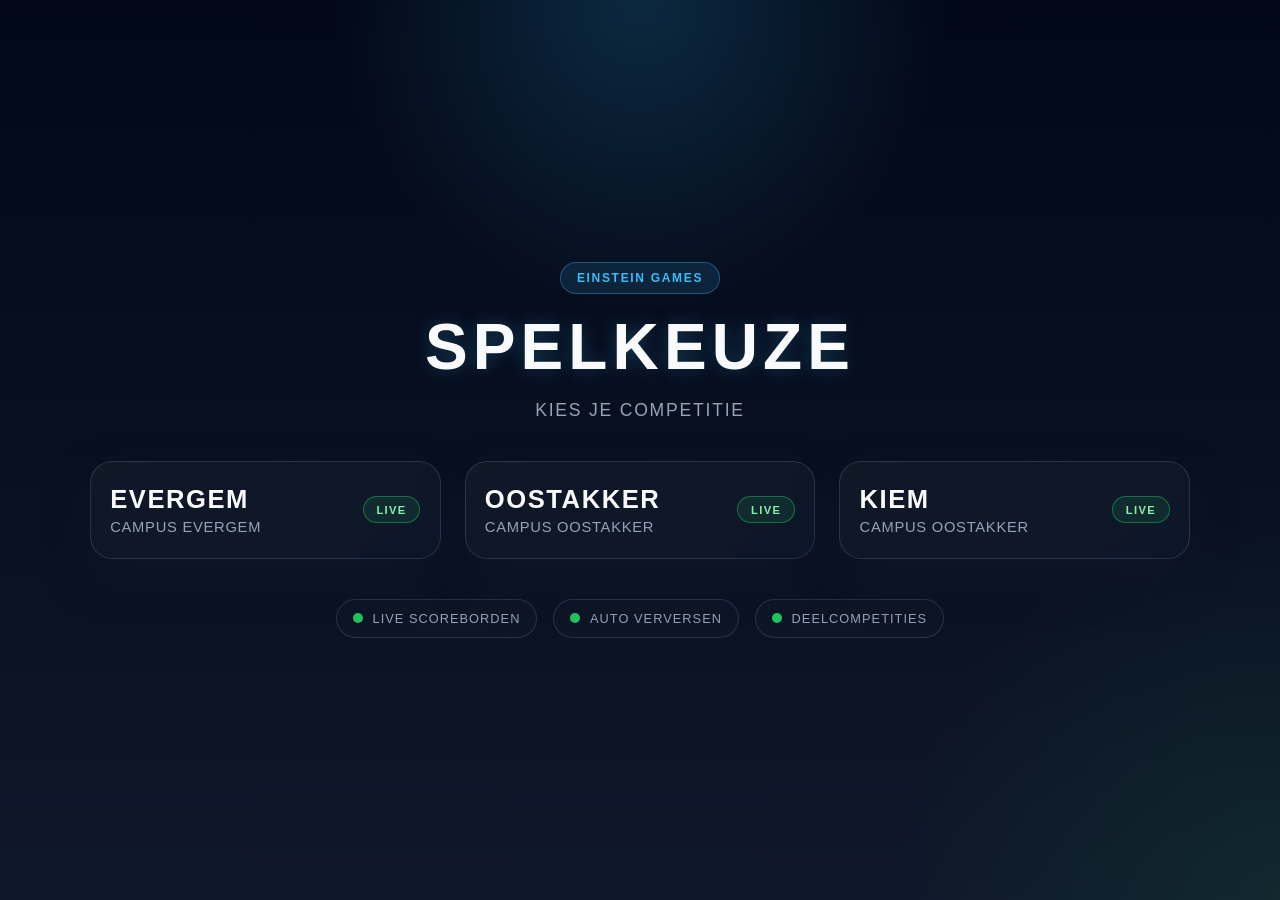
<file: index.html>
<!DOCTYPE html>
<html lang="en">
<head>
    <meta charset="UTF-8">
    <meta name="viewport" content="width=device-width, initial-scale=1.0">
    <title>Einstein Games - Arena Select</title>
    <link rel="stylesheet" href="redesign.css">
</head>
<body class="home-page">
    <div class="page-shell">
        <div class="top-banner">
            <div class="eyebrow">Einstein Games</div>
            <h1>Spelkeuze</h1>
            <p class="subtitle">Kies je competitie</p>
        </div>

        <div class="menu-container">
            <a href="scores_ev_redesign.html" class="menu-card">
               <!-- <div class="card-icon">🏆</div> -->
                <div class="card-body">
                    <h2>Evergem</h2>
                    <p>campus Evergem</p>
                </div>
                <span class="card-tag">Live</span>
            </a>

            <a href="scores_oa_redesign.html" class="menu-card">
                <!--<div class="card-icon">🎯</div> -->
                <div class="card-body">
                    <h2>Oostakker</h2>
                    <p>campus Oostakker</p>
                </div>
                <span class="card-tag">Live</span>
            </a>

            <a href="scores_kiem_redesign.html" class="menu-card">
              <!--  <div class="card-icon">⚡</div> -->
                <div class="card-body">
                    <h2>Kiem</h2>
                    <p>campus Oostakker</p>
                </div>
                <span class="card-tag">Live</span>
            </a>
        </div>

        <div class="status-row">
            <div class="tiny-pill"><span class="dot"></span>Live scoreborden</div>
            <div class="tiny-pill"><span class="dot"></span>Auto verversen</div>
            <div class="tiny-pill"><span class="dot"></span>Deelcompetities</div>
        </div>
    </div>
</body>
</html>
</file>
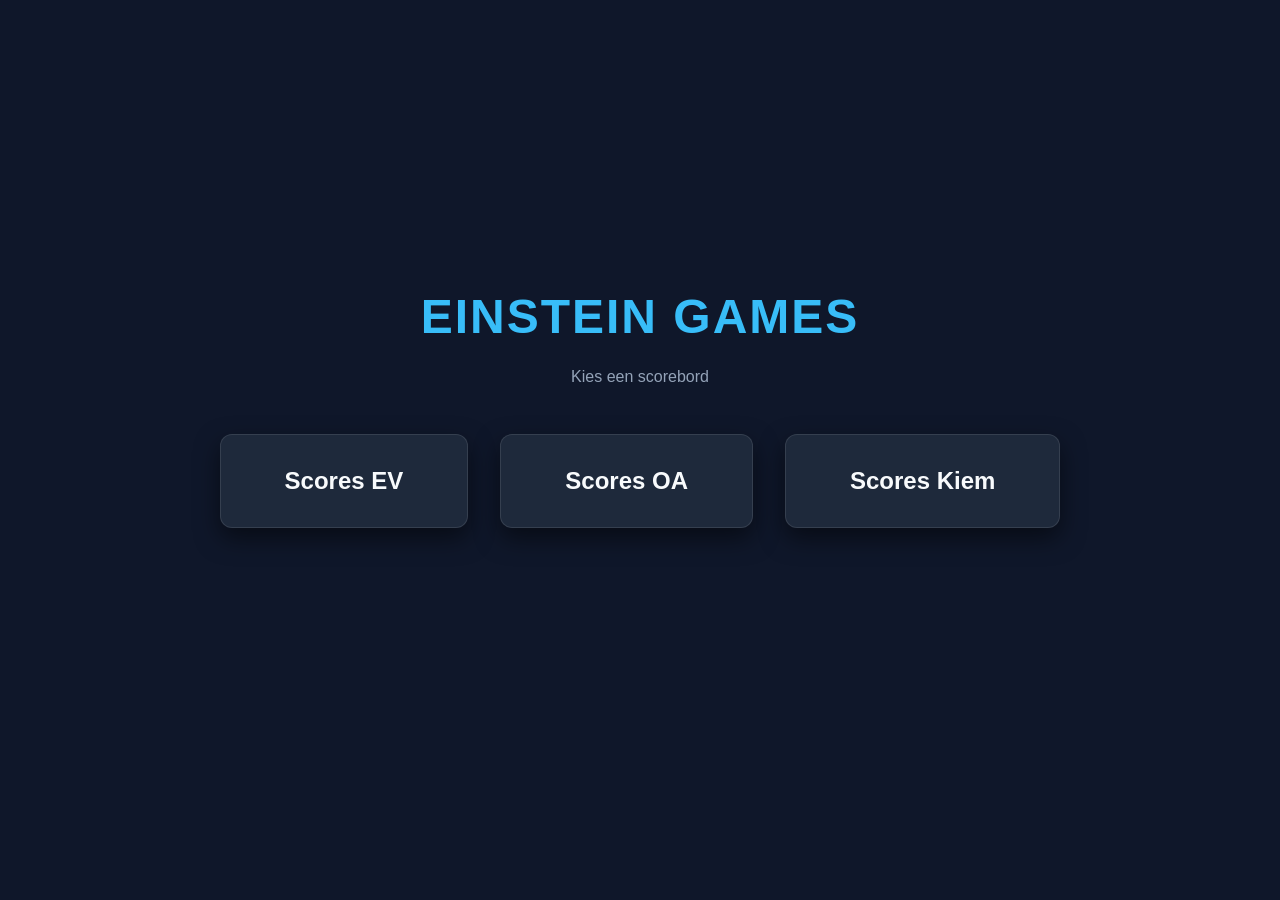
<file: index_old.html>
<!DOCTYPE html>
<html lang="en">
<head>
    <meta charset="UTF-8">
    <meta name="viewport" content="width=device-width, initial-scale=1.0">
    <title>Einstein Games - Home</title>
    <style>
        :root {
            --bg-color: #0f172a;
            --card-bg: #1e293b;
            --text-main: #f8fafc;
            --text-muted: #94a3b8;
            --accent: #38bdf8;
        }
        body {
            font-family: 'Segoe UI', Tahoma, Geneva, Verdana, sans-serif;
            background-color: var(--bg-color);
            color: var(--text-main);
            margin: 0;
            padding: 2rem;
            display: flex;
            flex-direction: column;
            align-items: center;
            justify-content: center;
            min-height: 80vh;
        }
        h1 {
            font-size: 3rem;
            margin-bottom: 0.5rem;
            color: var(--accent);
            text-transform: uppercase;
            letter-spacing: 2px;
            text-align: center;
        }
        p.subtitle { color: var(--text-muted); margin-bottom: 3rem; }
        .menu-container {
            display: flex;
            gap: 2rem;
            flex-wrap: wrap;
            justify-content: center;
        }
        .menu-btn {
            background: var(--card-bg);
            color: var(--text-main);
            text-decoration: none;
            padding: 2rem 4rem;
            border-radius: 12px;
            font-size: 1.5rem;
            font-weight: bold;
            box-shadow: 0 10px 25px rgba(0,0,0,0.5);
            transition: transform 0.2s, background 0.2s;
            border: 1px solid rgba(255,255,255,0.1);
        }
        .menu-btn:hover {
            background: rgba(255,255,255,0.1);
            transform: translateY(-5px);
            color: var(--accent);
        }
    </style>
</head>
<body>
    <h1>Einstein Games</h1>
    <p class="subtitle">Kies een scorebord</p>
    <div class="menu-container">
        <a href="scores_ev.html" class="menu-btn">Scores EV</a>
        <a href="scores_oa.html" class="menu-btn">Scores OA</a>
        <a href="scores_kiem.html" class="menu-btn">Scores Kiem</a>
    </div>
</body>
</html>
</file>
<file: redesign.css>
:root {
    --bg: #020817;
    --bg-2: #0f172a;
    --bg-color: #0f172a;
    --bg-deep: #020817;
    --card-bg: #111827;
    --panel-bg: rgba(15, 23, 42, 0.8);
    --text-main: #f8fafc;
    --text-muted: #94a3b8;
    --text: #e2e8f0;
    --accent: #38bdf8;
    --accent-strong: #0ea5e9;
    --accent-2: #0ea5e9;
    --green: #22c55e;
    --success: #22c55e;
    --gold: #fbbf24;
    --silver: #cbd5e1;
    --bronze: #f59e0b;
    --danger: #ef4444;
    --shadow: rgba(15, 23, 42, 0.6);
    --border: rgba(148, 163, 184, 0.2);
}

* {
    box-sizing: border-box;
}

body {
    margin: 0;
    min-height: 100vh;
    font-family: 'Segoe UI', Tahoma, Geneva, Verdana, sans-serif;
    background:
        radial-gradient(circle at top, rgba(56, 189, 248, 0.18), transparent 28%),
        radial-gradient(circle at bottom right, rgba(34, 197, 94, 0.1), transparent 25%),
        linear-gradient(180deg, var(--bg-deep), var(--bg-color));
    color: var(--text-main);
}

body.home-page {
    display: flex;
    justify-content: center;
    align-items: center;
    padding: 2rem 1rem;
}

body.scoreboard-page {
    padding: 2rem 1rem;
}

.page-shell {
    width: min(1100px, 100%);
}

.top-banner {
    text-align: center;
    margin-bottom: 2rem;
}

.eyebrow {
    display: inline-block;
    padding: 0.5rem 1rem;
    border-radius: 999px;
    background: rgba(56, 189, 248, 0.12);
    border: 1px solid rgba(56, 189, 248, 0.35);
    color: var(--accent);
    font-size: 0.75rem;
    font-weight: 700;
    letter-spacing: 0.14em;
    text-transform: uppercase;
    margin-bottom: 1rem;
}

h1 {
    margin: 0;
    font-size: clamp(2.5rem, 5vw, 5rem);
    letter-spacing: 0.08em;
    text-transform: uppercase;
    color: var(--text-main);
    text-shadow: 0 0 18px rgba(56, 189, 248, 0.25);
}

.subtitle {
    margin: 1rem auto 0;
    color: var(--text-muted);
    font-size: 1.1rem;
    letter-spacing: 0.1em;
    text-transform: uppercase;
}

.menu-container {
    display: grid;
    grid-template-columns: repeat(auto-fit, minmax(230px, 1fr));
    gap: 1.5rem;
    margin-top: 2.5rem;
}

.menu-card {
    position: relative;
    display: flex;
    align-items: center;
    gap: 1rem;
    background: linear-gradient(145deg, rgba(17, 24, 39, 0.98), rgba(15, 23, 42, 0.9));
    border: 1px solid var(--border);
    border-radius: 22px;
    padding: 1.4rem 1.2rem;
    text-decoration: none;
    color: var(--text-main);
    box-shadow: 0 20px 40px var(--shadow);
    overflow: hidden;
    transition: transform 0.2s ease, border-color 0.2s ease, box-shadow 0.2s ease;
}

.menu-card::before {
    content: "";
    position: absolute;
    inset: 0;
    background: linear-gradient(135deg, rgba(56, 189, 248, 0.12), transparent 45%, rgba(34, 197, 94, 0.08));
    opacity: 0;
    transition: opacity 0.2s ease;
}

.menu-card:hover {
    transform: translateY(-7px) scale(1.02);
    border-color: rgba(56, 189, 248, 0.65);
    box-shadow: 0 25px 45px rgba(14, 165, 233, 0.18);
}

.menu-card:hover::before {
    opacity: 1;
}

.card-icon {
    position: relative;
    z-index: 1;
    width: 68px;
    height: 68px;
    border-radius: 18px;
    display: grid;
    place-items: center;
    background: rgba(56, 189, 248, 0.13);
    border: 1px solid rgba(56, 189, 248, 0.25);
    font-size: 2rem;
    box-shadow: inset 0 0 18px rgba(56, 189, 248, 0.08);
}

.card-body {
    position: relative;
    z-index: 1;
    flex: 1;
}

.card-body h2 {
    margin: 0;
    font-size: clamp(1.6rem, 2vw, 2rem);
    letter-spacing: 0.06em;
    text-transform: uppercase;
}

.card-body p {
    margin: 0.35rem 0 0;
    color: var(--text-muted);
    font-size: 0.92rem;
    letter-spacing: 0.05em;
    text-transform: uppercase;
}

.card-tag {
    position: relative;
    z-index: 1;
    padding: 0.4rem 0.8rem;
    border-radius: 999px;
    background: rgba(34, 197, 94, 0.12);
    border: 1px solid rgba(34, 197, 94, 0.45);
    color: #86efac;
    font-size: 0.7rem;
    font-weight: 700;
    letter-spacing: 0.12em;
    text-transform: uppercase;
}

.status-row {
    margin-top: 2.5rem;
    display: flex;
    justify-content: center;
    gap: 1rem;
    flex-wrap: wrap;
}

.tiny-pill {
    display: inline-flex;
    align-items: center;
    gap: 0.6rem;
    background: rgba(15, 23, 42, 0.7);
    border: 1px solid var(--border);
    border-radius: 999px;
    padding: 0.7rem 1rem;
    color: var(--text-muted);
    font-size: 0.8rem;
    letter-spacing: 0.08em;
    text-transform: uppercase;
}

.tiny-pill .dot {
    width: 10px;
    height: 10px;
    border-radius: 50%;
    background: var(--green);
    box-shadow: 0 0 0 0 rgba(34, 197, 94, 0.7);
    animation: pulse 1.8s infinite;
}

.page {
    width: min(920px, 100%);
    margin: 0 auto;
}

.topbar {
    display: flex;
    justify-content: space-between;
    align-items: center;
    gap: 1rem;
    margin-bottom: 1rem;
    flex-wrap: wrap;
}

.back-btn {
    color: var(--accent);
    text-decoration: none;
    font-weight: 700;
    letter-spacing: 0.04em;
}

.back-btn:hover {
    text-decoration: underline;
}

.live-status {
    display: inline-flex;
    align-items: center;
    gap: 0.6rem;
    padding: 0.5rem 0.8rem;
    border-radius: 999px;
    background: rgba(17, 24, 39, 0.8);
    border: 1px solid rgba(148,163,184,0.25);
    color: var(--muted);
    font-size: 0.8rem;
    text-transform: uppercase;
    letter-spacing: 0.12em;
}

.pulse-dot {
    width: 10px;
    height: 10px;
    border-radius: 50%;
    background: var(--success);
    box-shadow: 0 0 0 0 rgba(34,197,94,0.7);
    animation: pulse 1.8s infinite;
}

.timer-bar-container {
    width: 100%;
    height: 5px;
    background: rgba(255,255,255,0.08);
    border-radius: 999px;
    overflow: hidden;
    margin-bottom: 1.5rem;
}

.timer-bar {
    height: 100%;
    width: 100%;
    background: linear-gradient(90deg, var(--accent), var(--accent-2));
    transition: width 1s linear;
}

.header-box {
    padding: 1.5rem 1rem 0;
    text-align: center;
}

.header-box .eyebrow {
    display: inline-block;
    margin-bottom: 0.8rem;
    padding: 0.45rem 0.9rem;
    border-radius: 999px;
    background: rgba(56,189,248,0.08);
    border: 1px solid rgba(56,189,248,0.25);
    color: var(--accent);
    font-size: 0.72rem;
    font-weight: 700;
    letter-spacing: 0.16em;
    text-transform: uppercase;
}

.header-box h1 {
    margin: 0;
    font-size: clamp(2.2rem, 4vw, 4rem);
    letter-spacing: 0.08em;
    text-transform: uppercase;
    color: var(--text);
    text-shadow: none;
}

.header-box .subtitle {
    margin: 0.8rem 0 2rem;
    color: var(--muted);
    letter-spacing: 0.14em;
    text-transform: uppercase;
    font-size: 0.85rem;
}

.stats-grid {
    display: grid;
    grid-template-columns: repeat(auto-fit, minmax(180px, 1fr));
    gap: 1rem;
    margin-bottom: 1.5rem;
}

.stat-card {
    background: linear-gradient(145deg, rgba(17,24,39,0.95), rgba(15,23,42,0.9));
    border: 1px solid rgba(148,163,184,0.18);
    border-radius: 18px;
    padding: 1rem 1.2rem;
    box-shadow: 0 16px 36px rgba(0,0,0,0.2);
}

.stat-label {
    color: var(--muted);
    font-size: 0.72rem;
    letter-spacing: 0.12em;
    text-transform: uppercase;
}

.stat-value {
    margin-top: 0.45rem;
    font-size: clamp(1.6rem, 3vw, 2.3rem);
    font-weight: 800;
    color: var(--accent);
}

.leaderboard {
    background: rgba(15, 23, 42, 0.75);
    border: 1px solid rgba(148,163,184,0.2);
    border-radius: 22px;
    overflow: hidden;
    box-shadow: 0 28px 50px rgba(0,0,0,0.25);
}

.header-row {
    display: flex;
    align-items: center;
    background: rgba(2, 8, 23, 0.65);
    color: var(--muted);
    font-weight: 700;
    letter-spacing: 0.08em;
    text-transform: uppercase;
    padding: 1rem 1.4rem;
    border-bottom: 1px solid rgba(148,163,184,0.12);
}

.row {
    display: flex;
    align-items: center;
    gap: 0.75rem;
    padding: 1rem 1.4rem;
    border-bottom: 1px solid rgba(148,163,184,0.08);
    transition: background 0.2s ease, transform 0.2s ease;
}

.row:hover {
    background: rgba(255,255,255,0.02);
    transform: translateX(3px);
}

.row:last-child {
    border-bottom: none;
}

.col-rank {
    flex: 0 0 72px;
    font-size: 1.3rem;
    font-weight: 800;
    color: var(--muted);
}

.col-class {
    flex: 1;
    font-size: 1.15rem;
    font-weight: 700;
}

.col-score {
    flex: 0 0 120px;
    text-align: right;
    font-weight: 800;
    font-size: 1.2rem;
    color: var(--accent);
}

.rank-1 .col-rank { color: var(--gold); }
.rank-2 .col-rank { color: var(--silver); }
.rank-3 .col-rank { color: var(--bronze); }

.rank-1 {
    background: linear-gradient(90deg, rgba(251,191,36,0.08), transparent 60%);
}

.rank-2 {
    background: linear-gradient(90deg, rgba(148,163,184,0.08), transparent 60%);
}

.rank-3 {
    background: linear-gradient(90deg, rgba(245,158,11,0.08), transparent 60%);
}

.loading, .error {
    padding: 2rem 1rem;
    text-align: center;
    color: var(--muted);
}

@keyframes pulse {
    0% { box-shadow: 0 0 0 0 rgba(34, 197, 94, 0.7); }
    70% { box-shadow: 0 0 0 12px rgba(34, 197, 94, 0); }
    100% { box-shadow: 0 0 0 0 rgba(34, 197, 94, 0); }
}

@media (max-width: 640px) {
    .menu-card {
        padding: 1rem;
    }

    .card-icon {
        width: 58px;
        height: 58px;
        font-size: 1.7rem;
    }

    .col-score {
        flex-basis: 90px;
    }

    .header-row, .row {
        padding-left: 1rem;
        padding-right: 1rem;
    }
}
</file>
